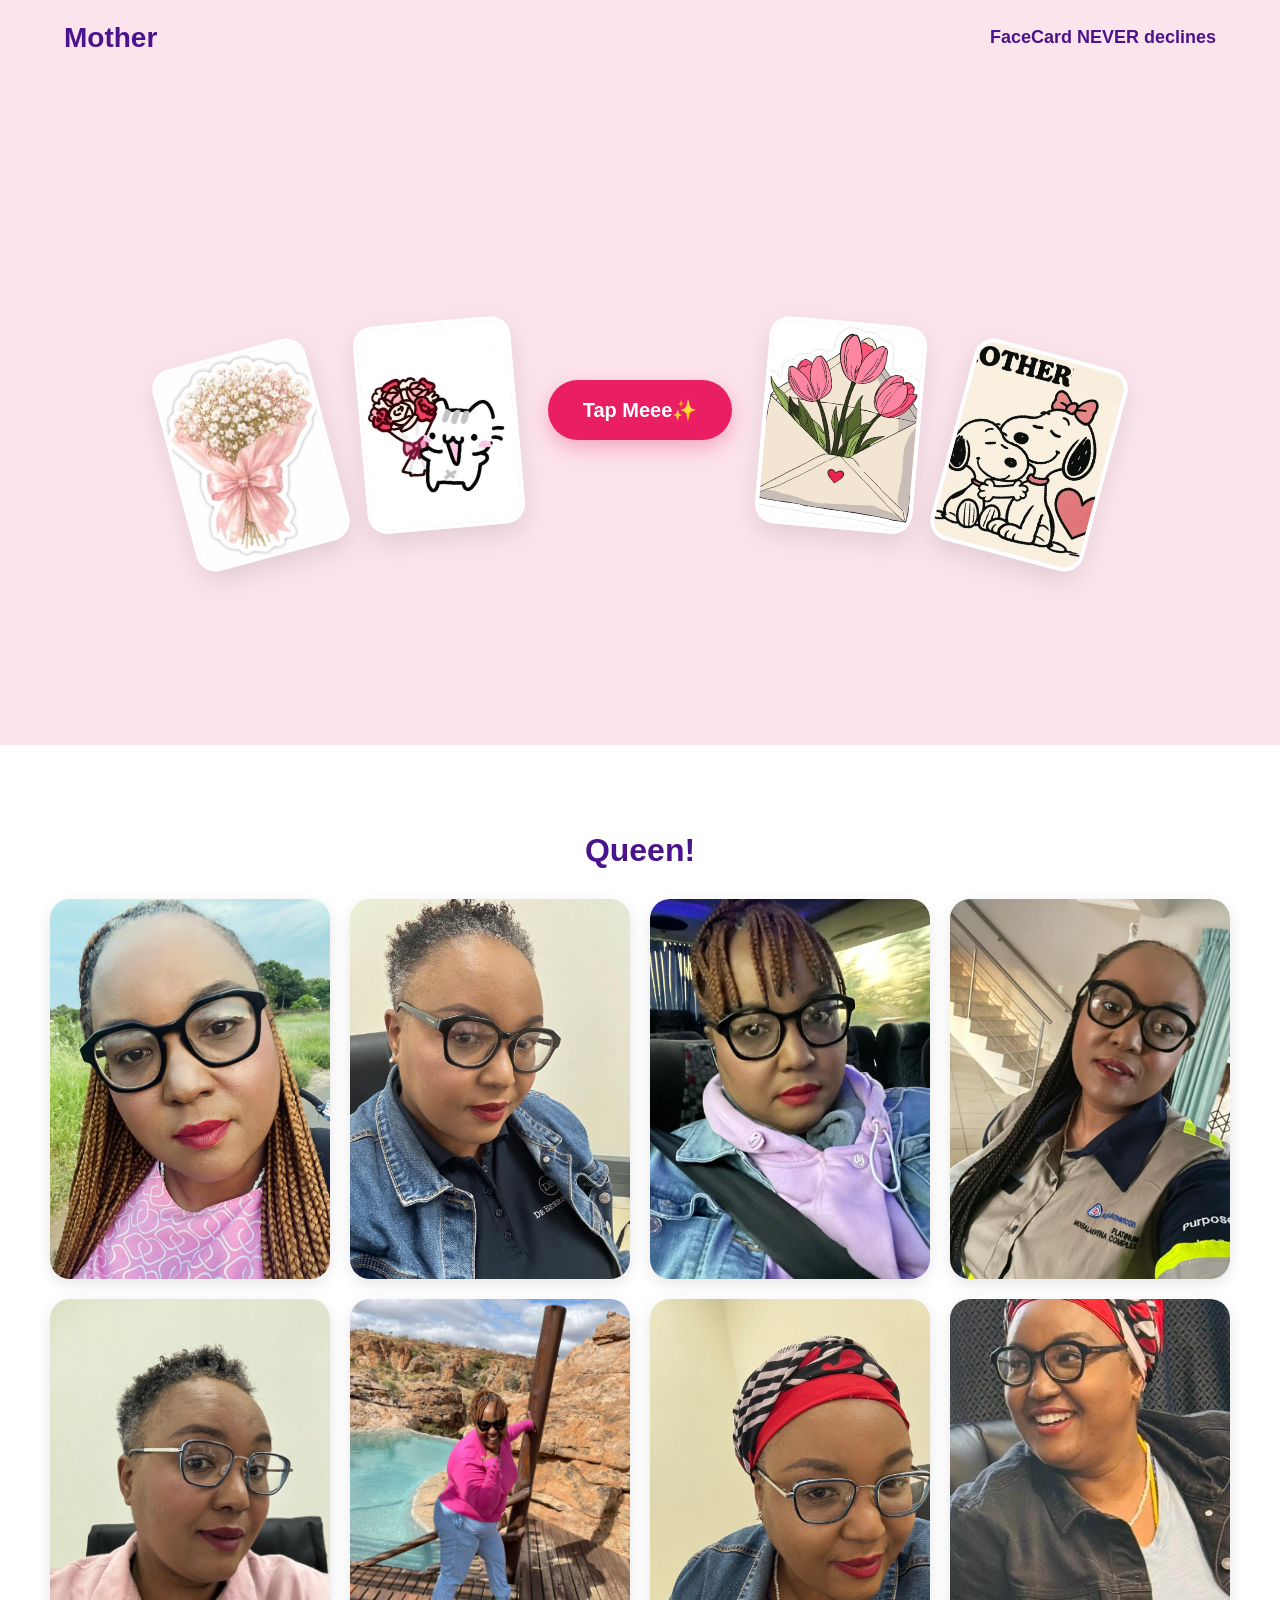
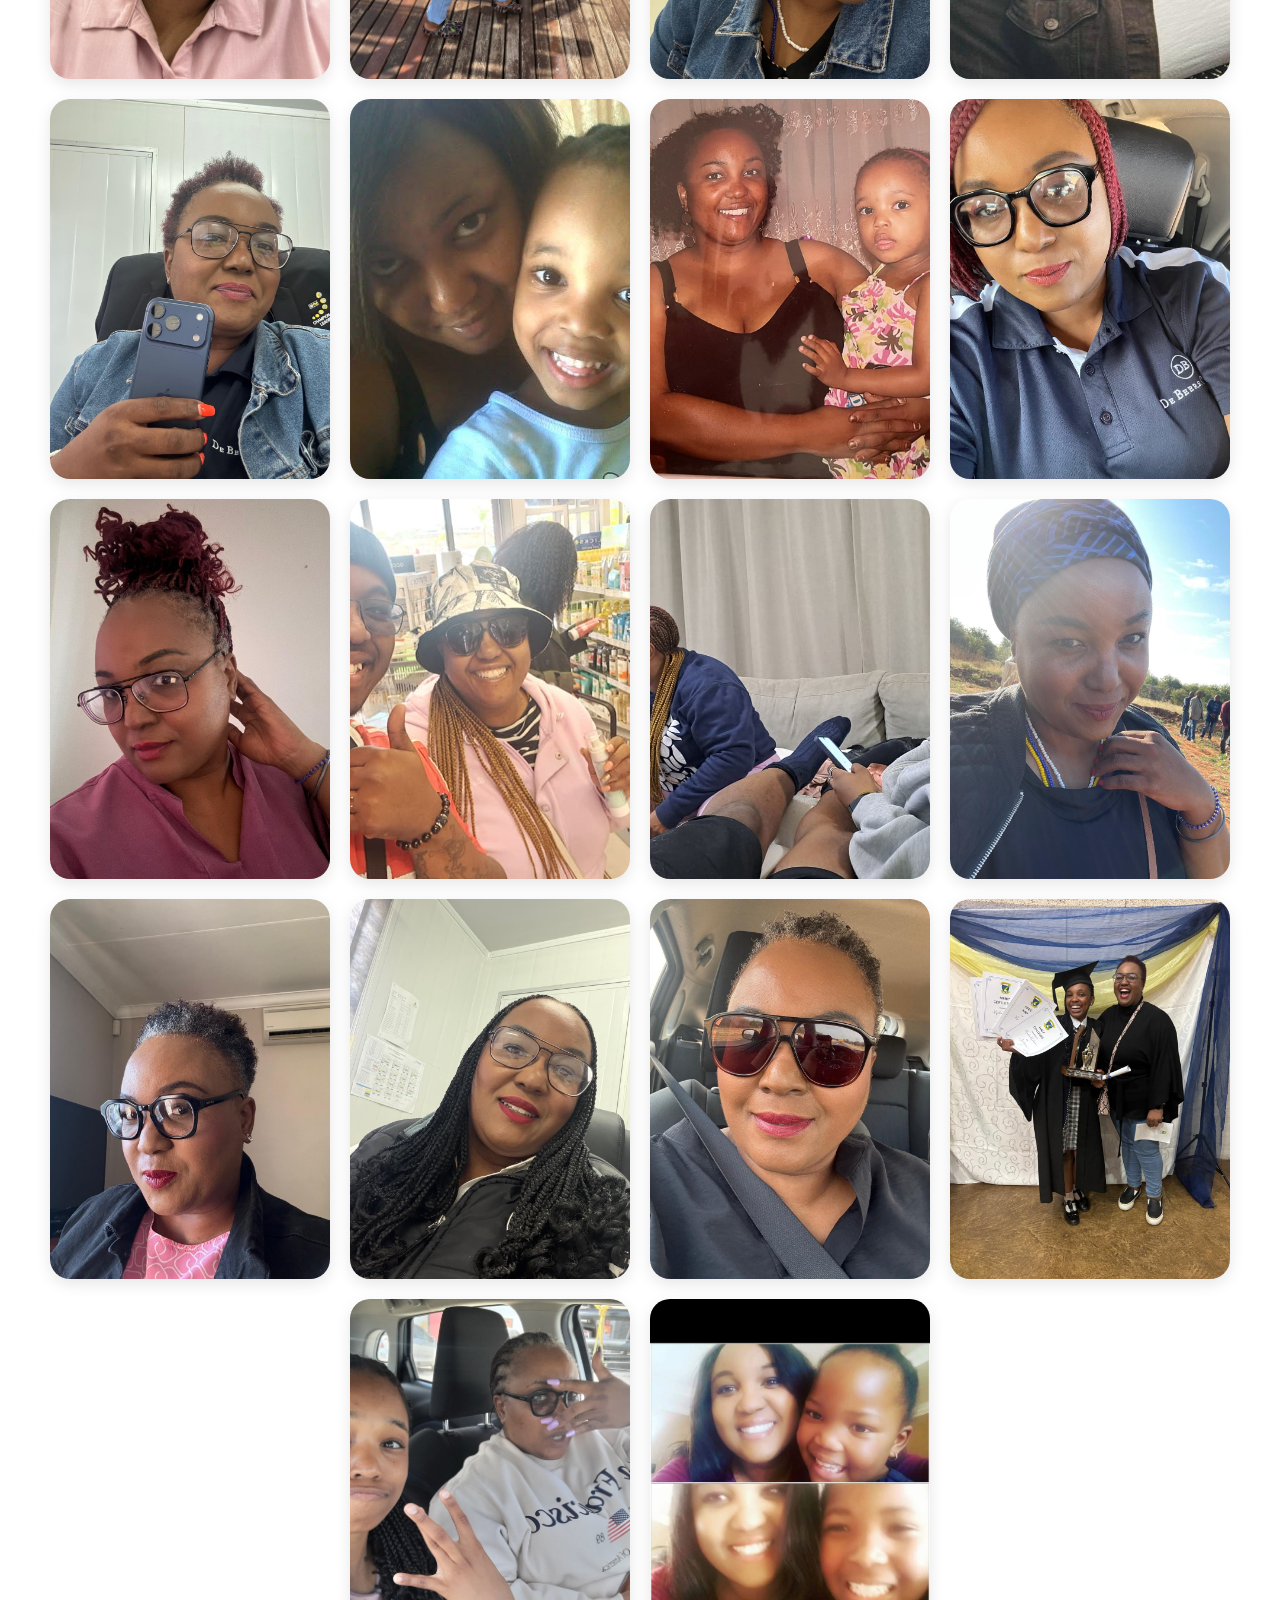
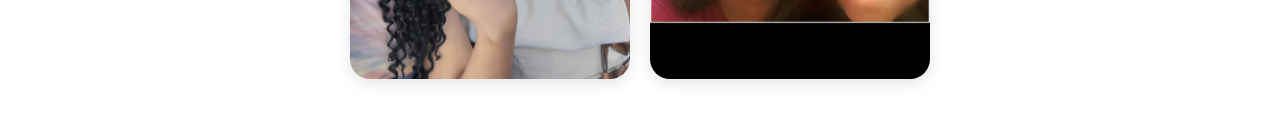
<file: index.html>
<!DOCTYPE html>
<html>
<head>
    <meta name="viewport" content="width=device-width, initial-scale=1.0">
    <title>FOR MOM!</title>
    <link rel="stylesheet" href="style.css">
</head>
<body>

    <div class="main">
        <div class="navbar">
            <div class="icon">
                <h2 class="logo">Mother</h2>
            </div>
            <div class="menu">
                <ul>
                    <li><a href="#queen">FaceCard NEVER declines</a></li>
                </ul>
            </div>
        </div>

        <div class="app-interface">
            <div class="arch-container">
                
                <!-- LEFT SIDE PHOTOS -->
                <img src="Ramo coquette.jpeg" alt="Mom" class="cover-pic outer-left">
                <img src="for you.jpeg" alt="Mom" class="cover-pic inner-left">
        
                <!-- CENTER INTERACTIVE BUTTON -->
                <details class="interactive-card">
                    <summary class="app-button">Tap Meee✨</summary>
                    <div class="secret-content">
                        <h3>To the Best Mom Ever ❤️</h3>
                        <p>
                            Happy Birthday, Mom!!! I hope you have THE BEST DAY EVER! Thank you for being the best mom anyone could ask for. 
                            You are truly a role model, my role model because i push to be an independent, smart and successful woman, 
                            like you! 
                            You deserve the ENTIRE world and i hope this made your day!
                        </p>
                    </div>
                </details> <!-- Closes the button section right here! -->
        
                <!-- RIGHT SIDE PHOTOS -->
                <img src="Tulip Mail Sticker.jpeg" alt="Mom" class="cover-pic inner-right">
                <img src="cute.jpeg" alt="Mom" class="cover-pic outer-right">
        
            </div> <!-- Closes arch-container -->
        </div> <!-- Closes app-interface -->

    <div id="queen" class="photo-section">
        <h2 class="section-title">Queen!</h2>
        <div class="photo-gallery">
            <img src="mom 1.jpeg" alt="Mom" class="fade-in-pic">
            <img src="mom 2.jpeg" alt="Mom" class="fade-in-pic">
            <img src="mom 3.jpeg" alt="Mom" class="fade-in-pic">
            <img src="mom 6.jpeg" alt="Mom" class="fade-in-pic">
            <img src="mom 7.jpeg" alt="Mom" class="fade-in-pic">
            <img src="mom 8.jpeg" alt="Mom" class="fade-in-pic">
            <img src="mom 10.jpeg" alt="Mom" class="fade-in-pic">
            <img src="mom 11.jpeg" alt="Mom" class="fade-in-pic">
            <img src="mom 12.jpeg" alt="Mom" class="fade-in-pic">
            <img src="mom 13.jpeg" alt="Mom" class="fade-in-pic">
            <img src="mom 14.jpeg" alt="Mom" class="fade-in-pic">
            <img src="mom 15.jpeg" alt="Mom" class="fade-in-pic">
            <img src="mom 16.jpeg" alt="Mom" class="fade-in-pic">
              <img src="Ori.jpeg" alt="Mom" class="fade-in-pic">
            <img src="Ori 2.jpeg" alt="Mom" class="fade-in-pic">
              <img src="khumo 1.jpeg" alt="Mom" class="fade-in-pic">
              <img src="khumo 2.jpeg" alt="Mom" class="fade-in-pic">
              <img src="khumo 3.jpeg" alt="Mom" class="fade-in-pic">
              <img src="khumo 4.jpeg" alt="Mom" class="fade-in-pic">
              <img src="khumo 5.jpeg" alt="Mom" class="fade-in-pic">
            <img src="khumo 6.jpeg" alt="Mom" class="fade-in-pic">
            <img src="khumo 7.jpeg" alt="Mom" class="fade-in-pic">
            
            
            
           


        </div>
    </div>

</body>
</html>
</file>
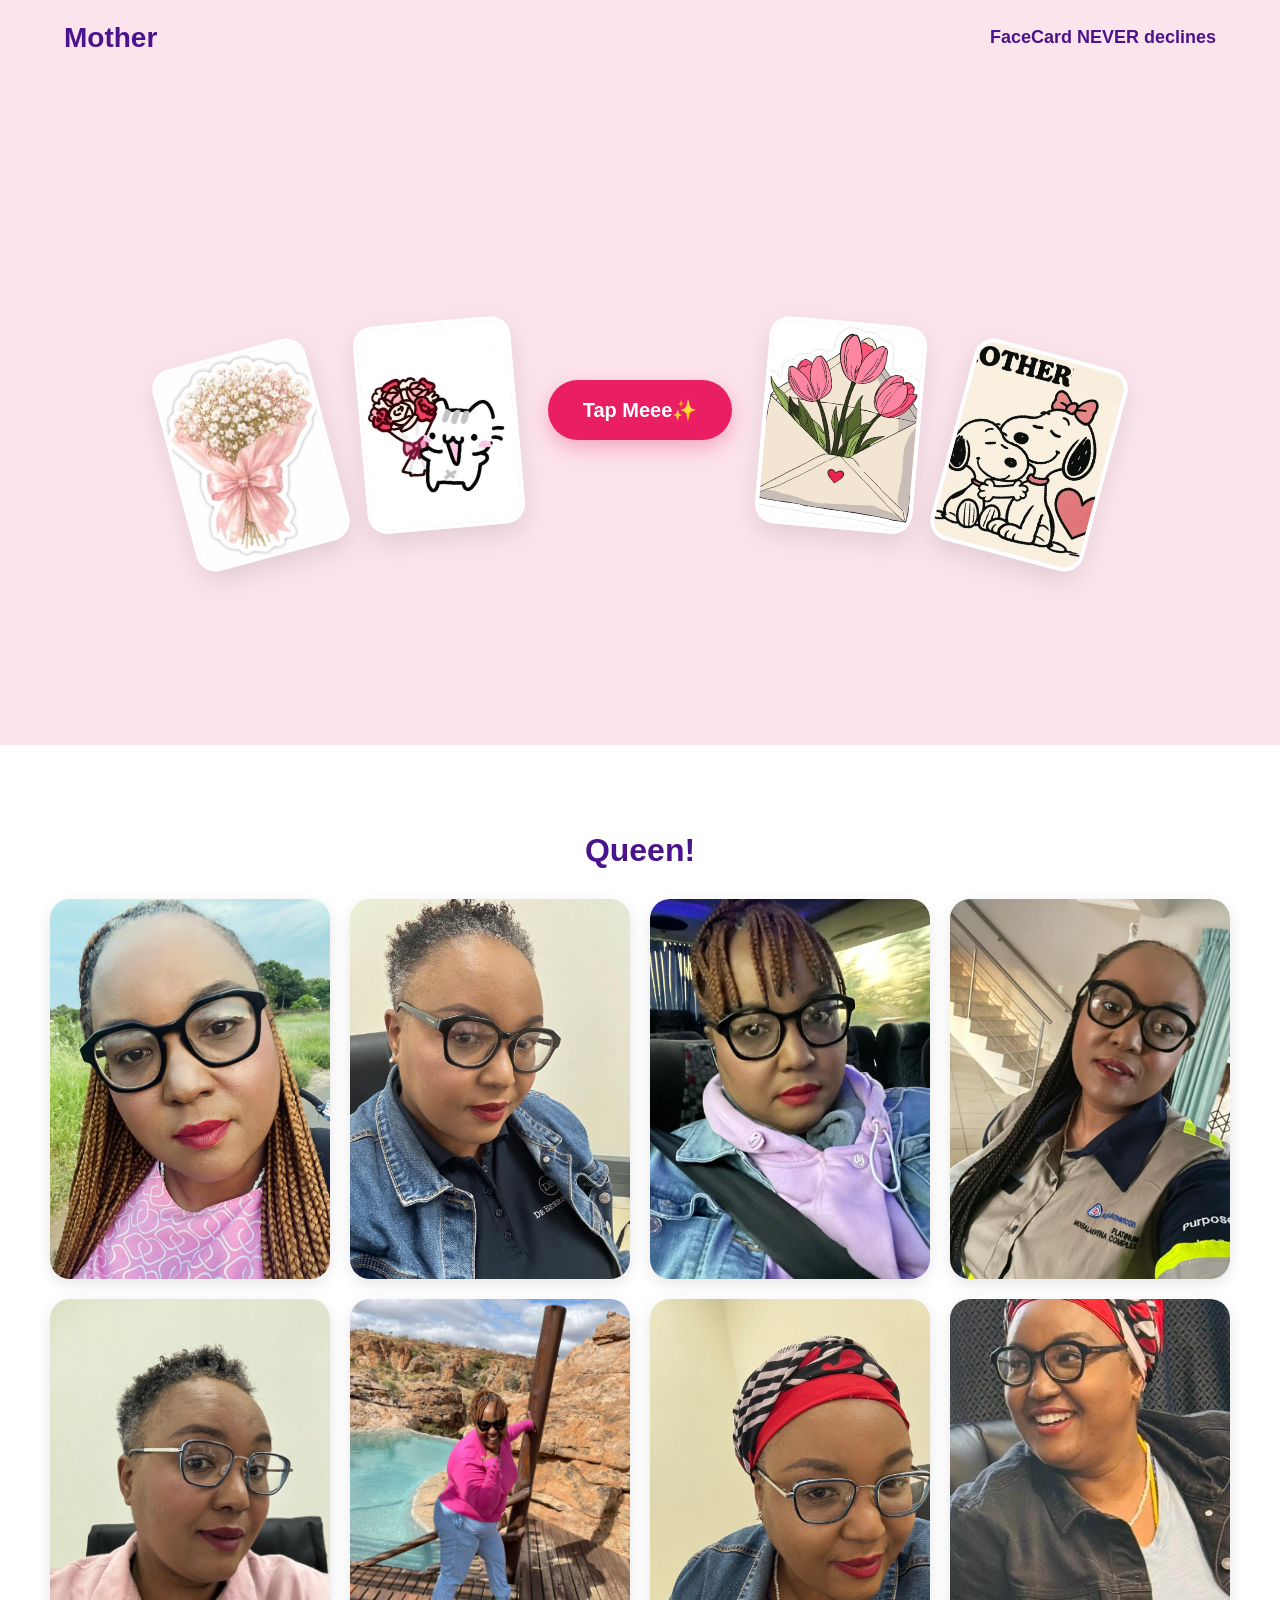
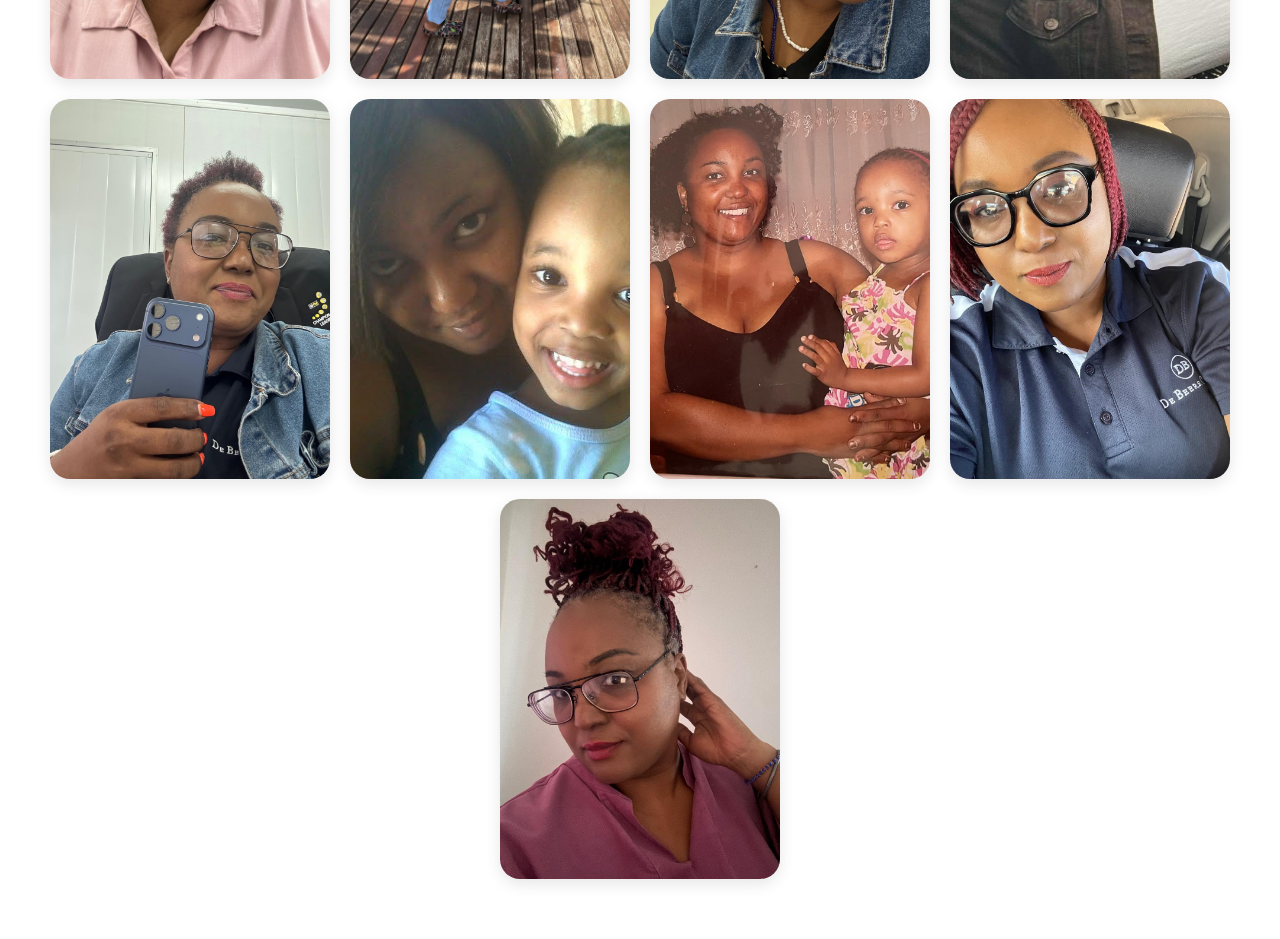
<file: index - Copy.html>
<!DOCTYPE html>
<html>
<head>
    <meta name="viewport" content="width=device-width, initial-scale=1.0">
    <title>FOR MOM!</title>
    <link rel="stylesheet" href="style.css">
</head>
<body>

    <div class="main">
        <div class="navbar">
            <div class="icon">
                <h2 class="logo">Mother</h2>
            </div>
            <div class="menu">
                <ul>
                    <li><a href="#queen">FaceCard NEVER declines</a></li>
                </ul>
            </div>
        </div>

        <div class="app-interface">
            <div class="arch-container">
                
                <!-- LEFT SIDE PHOTOS -->
                <img src="Ramo coquette.jpeg" alt="Mom" class="cover-pic outer-left">
                <img src="for you.jpeg" alt="Mom" class="cover-pic inner-left">
        
                <!-- CENTER INTERACTIVE BUTTON -->
                <details class="interactive-card">
                    <summary class="app-button">Tap Meee✨</summary>
                    <div class="secret-content">
                        <h3>To the Best Mom Ever ❤️</h3>
                        <p>
                            Happy Birthday, Mom!!! I hope you have THE BEST DAY EVER! Thank you for being the best mom anyone could ask for. 
                            You are truly a role model, my role model because i push to be an independent, smart and successful woman, 
                            like you! 
                            You deserve the ENTIRE world and i hope this made your day!
                        </p>
                    </div>
                </details> <!-- Closes the button section right here! -->
        
                <!-- RIGHT SIDE PHOTOS -->
                <img src="Tulip Mail Sticker.jpeg" alt="Mom" class="cover-pic inner-right">
                <img src="cute.jpeg" alt="Mom" class="cover-pic outer-right">
        
            </div> <!-- Closes arch-container -->
        </div> <!-- Closes app-interface -->

    <div id="queen" class="photo-section">
        <h2 class="section-title">Queen!</h2>
        <div class="photo-gallery">
            <img src="mom 1.jpeg" alt="Mom" class="fade-in-pic">
            <img src="mom 2.jpeg" alt="Mom" class="fade-in-pic">
            <img src="mom 3.jpeg" alt="Mom" class="fade-in-pic">
            <img src="mom 6.jpeg" alt="Mom" class="fade-in-pic">
            <img src="mom 7.jpeg" alt="Mom" class="fade-in-pic">
            <img src="mom 8.jpeg" alt="Mom" class="fade-in-pic">
            <img src="mom 10.jpeg" alt="Mom" class="fade-in-pic">
            <img src="mom 11.jpeg" alt="Mom" class="fade-in-pic">
            <img src="mom 12.jpeg" alt="Mom" class="fade-in-pic">
            <img src="mom 13.jpeg" alt="Mom" class="fade-in-pic">
            <img src="mom 14.jpeg" alt="Mom" class="fade-in-pic">
            <img src="mom 15.jpeg" alt="Mom" class="fade-in-pic">
            <img src="mom 16.jpeg" alt="Mom" class="fade-in-pic">
           


        </div>
    </div>

</body>
</html>
</file>
<file: style.css>
html {
    scroll-behavior: smooth;
}
body {
    margin: 0;
    padding: 0;
    background-color: #fce4ec; 
    font-family: 'Arial', sans-serif;
}


.main {
    width: 100%;
    height: 100vh;
    display: flex;
    flex-direction: column;
}


.navbar {
    width: 90%;
    max-width: 1200px;
    margin: 0 auto;
    height: 75px;
    display: flex;
    justify-content: space-between;
    align-items: center;
}
.logo {
    color: #4a148c;
    font-size: 28px;
}
ul {
    display: flex;
    list-style: none;
    padding: 0;
    margin: 0;
}
ul li a {
    text-decoration: none;
    color: #4a148c;
    font-weight: bold;
    font-size: 18px;
}

/* --- THE INTERACTIVE APP INTERFACE --- */
.app-interface {
    flex: 1;
    display: flex;
    justify-content: center;
    align-items: center;
    padding: 20px;
}


details summary::-webkit-details-marker {
    display: none;
}
details summary {
    list-style: none;
}


.app-button {
    background: #e91e63; /* Vibrant bright pink button */
    color: white;
    padding: 18px 35px;
    font-size: 20px;
    font-weight: bold;
    border-radius: 50px;
    cursor: pointer;
    text-align: center;
    box-shadow: 0 8px 20px rgba(233, 30, 99, 0.3);
    transition: transform 0.2s ease, background 0.2s ease;
    user-select: none;
}
.app-button:active {
    transform: scale(0.95); /* Shrinks slightly when tapped, feels like a real app button! */
}

/* Secret Content Container */
.secret-content {
    background: white;
    padding: 30px;
    border-radius: 24px;
    margin-top: 20px;
    max-width: 400px;
    text-align: center;
    box-shadow: 0 10px 30px rgba(0,0,0,0.08);
    
    /* Animation trigger when opened */
    animation: slideOpen 0.4s ease-out forwards;
}
.secret-content h3 {
    color: #e91e63;
    margin-top: 0;
}
.secret-content p {
    color: #555;
    line-height: 1.6;
    font-size: 16px;
}

/* App-style Open Animation */
@keyframes slideOpen {
    from {
        opacity: 0;
        transform: translateY(-15px) scale(0.95);
    }
    to {
        opacity: 1;
        transform: translateY(0) scale(1);
    }
}

/* --- PHOTOS SECTION --- */
.photo-section {
    padding: 60px 20px;
    text-align: center;
    background: white;
}
.section-title {
    color: #4a148c;
    font-size: 32px;
    margin-bottom: 30px;
}
.photo-gallery {
    display: flex;
    justify-content: center;
    flex-wrap: wrap;
    gap: 20px;
}
.fade-in-pic {
    width: 280px;
    height: 380px;
    object-fit: cover;
    border-radius: 20px;
    box-shadow: 0 5px 15px rgba(0,0,0,0.1);
} 

/* 1. This centers the arch on the cover */
.app-interface {
    display: flex;
    justify-content: center;
    align-items: center;
    min-height: 70vh;
}

/* 2. This sits the photos and button side-by-side */
.arch-container {
    display: flex;
    align-items: center;
    justify-content: center;
    gap: 30px; /* Space between items */
}

/* 3. THIS IS THE MAGIC MAKER: Shrinks the giant pictures! */
.cover-pic {
    width: 150px;       
    height: 200px;
    object-fit: cover;
    border-radius: 20px;
    box-shadow: 0 10px 25px rgba(0, 0, 0, 0.1);
    border: 4px solid white;
    transition: transform 0.3s ease;
}

/* 4. The rainbow tilting effects */
.outer-left {
    transform: translateY(45px) rotate(-15deg);
}
.inner-left {
    transform: translateY(15px) rotate(-5deg);
}
.inner-right {
    transform: translateY(15px) rotate(5deg);
}
.outer-right {
    transform: translateY(45px) rotate(15deg);
}

/* --- MOBILE SCREEN FIX --- */
@media (max-width: 600px) {
    /* Makes the spacing tighter so everything fits on a phone screen */
    .arch-container {
        gap: 10px; 
    }

    /* Shrinks the photos just for phones so they don't overlap or break the layout */
    .cover-pic {
        width: 75px;  
        height: 110px;
        border-radius: 12px;
        border: 2px solid white;
    }

    /* Lessens the dramatic dipping so it looks clean on a small screen */
    .outer-left {
        transform: translateY(25px) rotate(-12deg);
    }
    .inner-left {
        transform: translateY(5px) rotate(-4deg);
    }
    .inner-right {
        transform: translateY(5px) rotate(4deg);
    }
    .outer-right {
        transform: translateY(25px) rotate(12deg);
    }
    
    /* Makes the button a little smaller to match the tiny photos */
    .app-button {
        padding: 10px 16px;
        font-size: 14px;
    }
}
</file>
